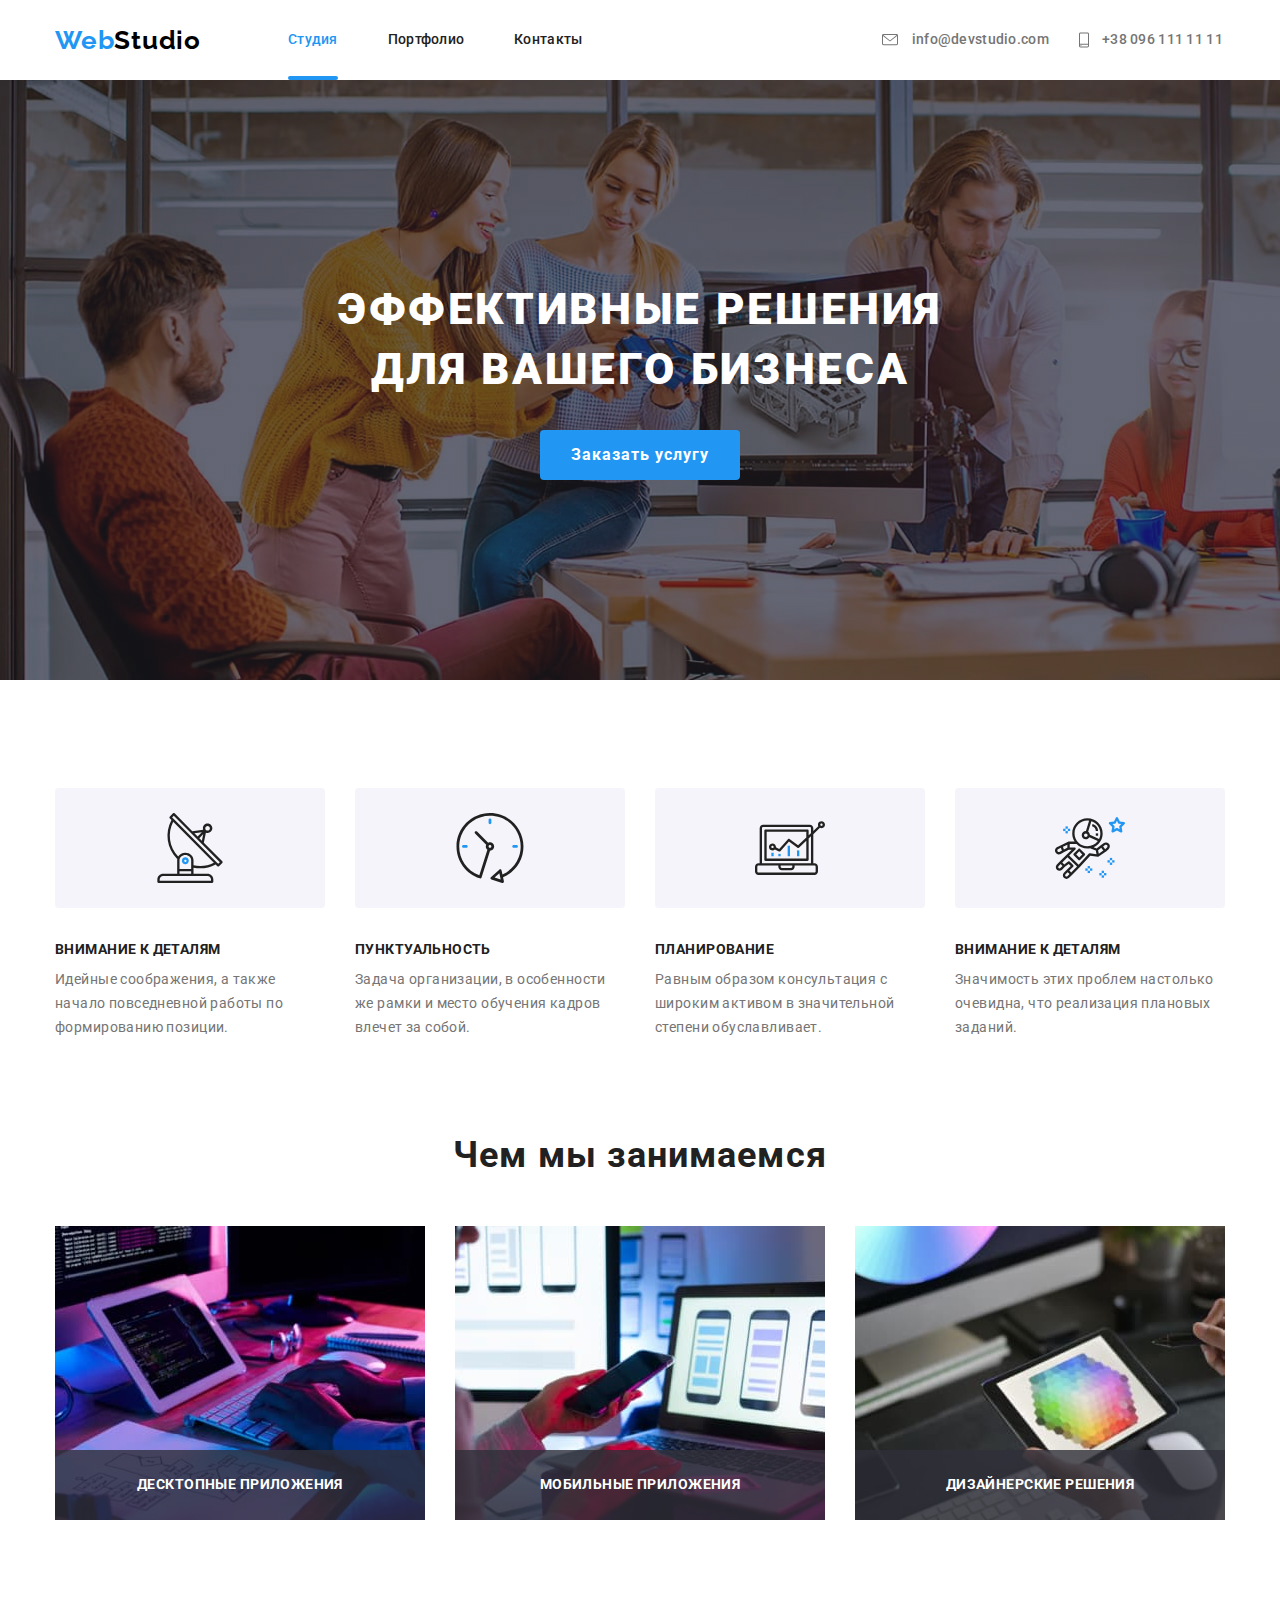
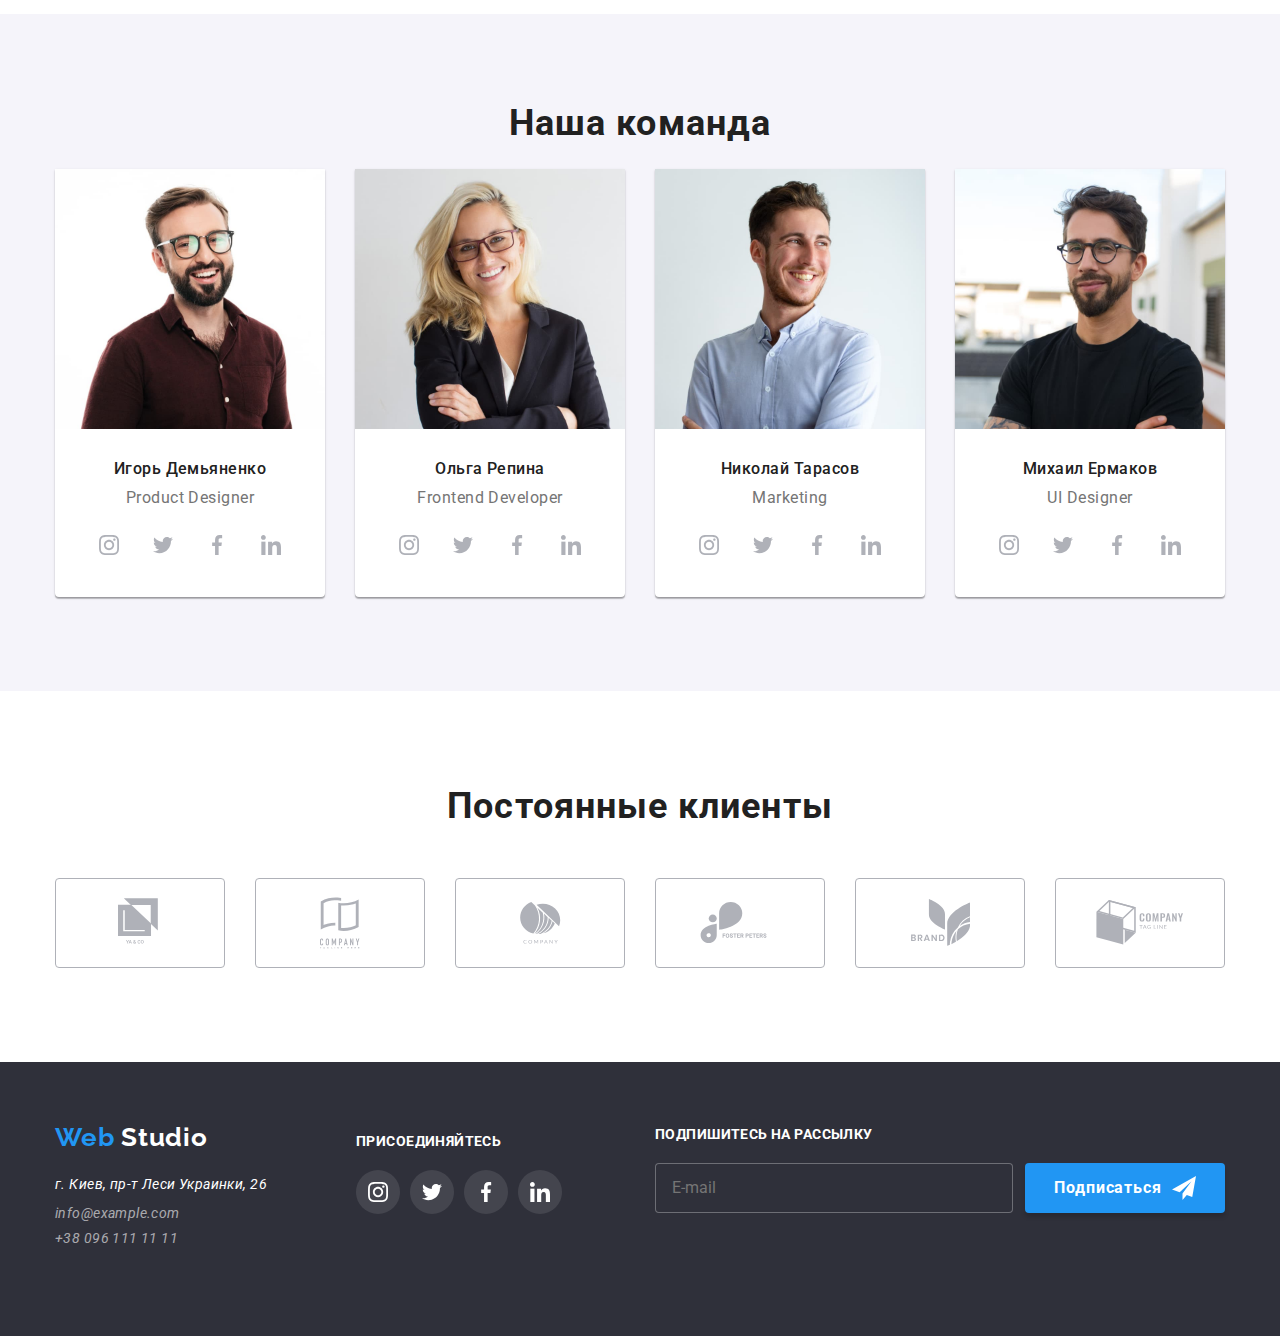
<file: index.html>
<!DOCTYPE html>
<html lang="ru">

<head>

    <link href="https://fonts.googleapis.com/css2?family=Raleway:wght@700&family=Roboto:wght@400;500;700&display=swap"
        rel="stylesheet">
    <link rel="stylesheet" href="./sass/base/normolize.css" />
    <link rel="stylesheet" href="./css/main.min.css" />
    <meta charset="UTF-8">
    <meta name="viewport" content="width=device-width, initial-scale=1.0">
    <title>Dev Studio. Эффективные решения для вашего бизнеса</title>
</head>

<body class="body">
    <!--Шапка сайта-->
    <header class="header">
        <div class="container">
            <nav class="main-nav">
                <a class="logo-text link" lang="en" href="./index.html"> Web<span>Studio</span></a>
                <button type="button" class="mobile-button " data-menu-button aria-expanded="true"
                    aria-controls="main-nav-wrapper">
                    <svg width="24" height="16" aria-label="Переключатель мобильного меню">
                        <use class="menu-icon" href="./images/sprite.svg#menu_icon"></use>
                        <use class="close-icon" href="./images/sprite.svg#close_icon"></use>
                    </svg>
                </button>
                <div class="main-nav-wrapper " data-menu id="main-nav-wrapper">
                    <ul class=" navigation-list list">
                        <li class="navigation-item">
                            <a class="link mobi-size-studio activ-link-color " href="">Студия</a>
                        </li>
                        <li class="navigation-item">
                            <a class="link mobi-size-portfolio mobi-size" href="./portfolio.html">Портфолио</a>
                        </li>
                        <li class="navigation-item">
                            <a class="link mobi-size-contacts" href="#contacts">Контакты</a>
                        </li>
                    </ul>
                    <div class="contacts-block">
                        <div class="element-container">
                            <a class="mail link" href="mailto:info@devstudio.com">
                                <svg class="mail-pic element-pic">
                                    <use href="./images/sprite.svg#mail"></use>
                                </svg>
                                info@devstudio.com
                            </a>
                        </div>
                        <div class="element-container">
                            <a class="phone link" href="tel:+380961111111">
                                <svg class="phone-pic element-pic">
                                    <use href="./images/sprite.svg#phone"></use>
                                </svg>
                                +38 096 111 11 11
                            </a>
                        </div>
                    </div>
                </div>
            </nav>

        </div>
    </header>
    <main>

        <!--Hero секция-->
        <section class="hero">
            <div>
                <h1 class="hero-title">Эффективные решения <br> для вашего бизнеса</h1>
                <button class="hero-modal-btn" type="button" data-modal-open>Заказать услугу</button>
            </div>
        </section>

        <!--Особенности - почему мы-->
        <section class="why-are-we">
            <div class="container">
                <h2 hidden>Почему мы</h2>
                <ul class="list">
                    <li class="why-are-we-list">
                        <h3 class="reason-item first-reason-img">Внимание к деталям</h3>
                        <p class="description">Идейные соображения, а также начало повседневной работы по
                            формированию позиции.</p>
                    </li>
                    <li class="why-are-we-list">
                        <h3 class="reason-item second-reason-img">Пунктуальность</h3>
                        <p class="description">Задача организации, в особенности же рамки и место обучения
                            кадров влечет за собой.</p>
                    </li>
                    <li class="why-are-we-list">
                        <h3 class="reason-item third-reason-img">Планирование</h3>
                        <p class="description">Равным образом консультация с широким активом в значительной
                            степени обуславливает.</p>
                    </li>
                    <li class="why-are-we-list">
                        <h3 class="reason-item forth-reason-img">Внимание к деталям</h3>
                        <p class="description">Значимость этих проблем настолько очевидна, что реализация
                            плановых заданий.</p>
                    </li>
                </ul>
            </div>
        </section>

        <!--Чем мы занимаемся-->
        <section class="what-are-we-do container">
            <h2 class="header">Чем мы занимаемся</h2>
            <ul class=" list ">
                <li class="what-are-we-do-list">
                    <img srcset="./images/what_we_do/desctop.jpg 1x, ./images/what_we_do/desctop@2x.jpg 2x, ./images/what_we_do/desctop@3x.jpg 3x"
                        src="./images/what_we_do/desctop.jpg" alt="Ноутбук" width="370">
                    <p class="item">Десктопные приложения</p>
                </li>
                <li class="what-are-we-do-list">
                    <img srcset="./images/what_we_do/mobile_phone.jpg 1x, ./images/what_we_do/mobile_phone@2x.jpg 2x, ./images/what_we_do/mobile_phone@3x.jpg 3x"
                        src="./images/what_we_do/mobile_phone.jpg" alt="Телефон" width="370">
                    <p class="item">Мобильные приложения</p>
                </li>
                <li class="what-are-we-do-list">
                    <img srcset="./images/what_we_do/tablet.jpg 1x, ./images/what_we_do/tablet@2x.jpg 2x, ./images/what_we_do/tablet@3x.jpg 3x"
                        src="./images/what_we_do/tablet.jpg" alt="Монитор" width="370">
                    <p class="item">Дизайнерские решения</p>
                </li>
            </ul>
        </section>
        <!--Наша команда-->
        <section class="our-team">
            <div class="container">
                <h2 class="header">Наша команда</h2>
                <ul class="list">
                    <li class="our-team-list">
                        <img class="our-team-pic"
                            srcset="./images/team/igor_demjanenko.jpg 1x, ./images/team/igor_demjanenko@2x.jpg 2x, ./images/team/igor_demjanenko@3x.jpg 3x"
                            src="./images/team/igor_demjanenko.jpg" alt="Игорь Демьяненко" width="270" height="260">
                        <h3 class="name">Игорь Демьяненко</h3>
                        <p class="position" lang="en">Product Designer</p>
                        <ul class="social-list list">
                            <li class="social-list-margin" lang="en">
                                <a class="social-list-item" href="" aria-label="instagram" target="_blank">
                                    <svg class="social-items">
                                        <use href="./images/sprite.svg#instagram"></use>
                                    </svg>
                                </a>
                            </li>
                            <li class="social-list-margin" lang="en">
                                <a class="social-list-item" href="" aria-label="twitter" target="_blank">
                                    <svg class="social-items">
                                        <use href="./images/sprite.svg#twitter"></use>
                                    </svg>
                                </a>
                            </li>
                            <li class="social-list-margin" lang="en">
                                <a class="social-list-item" href="" aria-label="facebook" target="_blank">
                                    <svg class="social-items">
                                        <use href="./images/sprite.svg#facebook"></use>
                                    </svg>
                                </a>
                            </li>
                            <li class="social-list-margin" lang="en">
                                <a class="social-list-item" href="" aria-label="linkedIn" target="_blank">
                                    <svg class="social-items">
                                        <use href="./images/sprite.svg#linkedin"></use>
                                    </svg>
                                </a>
                            </li>
                        </ul>
                    </li>
                    <li class="our-team-list">
                        <img class="our-team-pic"
                            srcset="./images/team/olga_repina.jpg 1x, ./images/team/olga_repina@2x.jpg 2x, ./images/team/olga_repina@3x.jpg 3x"
                            src="./images/team/olga_repina.jpg" alt="Ольга Репина" width="270" height="260">
                        <h3 class="name">Ольга Репина</h3>
                        <p class="position" lang="en">Frontend Developer</p>
                        <ul class="social-list list">
                            <li class="social-list-margin" lang="en">
                                <a class="social-list-item" href="" aria-label="inatagram" target="_blank">
                                    <svg class="social-items">
                                        <use href="./images/sprite.svg#instagram"></use>
                                    </svg>
                                </a>
                            </li>
                            <li class="social-list-margin" lang="en">
                                <a class="social-list-item" href="" aria-label="twitter" target="_blank">
                                    <svg class="social-items">
                                        <use href="./images/sprite.svg#twitter"></use>
                                    </svg>
                                </a>
                            </li>
                            <li class="social-list-margin" lang="en">
                                <a class="social-list-item" href="" aria-label="facebook" target="_blank">
                                    <svg class="social-items">
                                        <use href="./images/sprite.svg#facebook"></use>
                                    </svg>
                                </a>
                            </li>
                            <li class="social-list-margin" lang="en">
                                <a class="social-list-item" href="" aria-label="linkedIn" target="_blank">
                                    <svg class="social-items">
                                        <use href="./images/sprite.svg#linkedin"></use>
                                    </svg>
                                </a>
                            </li>
                        </ul>
                    </li>
                    <li class="our-team-list">
                        <img class="our-team-pic"
                            srcset="./images/team/nikolay_tarasov.jpg 1x, ./images/team/nikolay_tarasov@2x.jpg 2x, ./images/team/nikolay_tarasov@3x.jpg 3x"
                            src="./images/team/nikolay_tarasov.jpg" alt="Николай Тарасов" width="270" height="260">
                        <h3 class="name">Николай Тарасов</h3>
                        <p class="position" lang="en">Marketing</p>
                        <ul class="social-list list">
                            <li class="social-list-margin" lang="en">
                                <a class="social-list-item" href="" aria-label="inatagram" target="_blank">
                                    <svg class="social-items">
                                        <use href="./images/sprite.svg#instagram"></use>
                                    </svg>
                                </a>
                            </li>
                            <li class="social-list-margin" lang="en">
                                <a class="social-list-item" href="" aria-label="twitter" target="_blank">
                                    <svg class="social-items">
                                        <use href="./images/sprite.svg#twitter"></use>
                                    </svg>
                                </a>
                            </li>
                            <li class="social-list-margin" lang="en">
                                <a class="social-list-item" href="" aria-label="facebook" target="_blank">
                                    <svg class="social-items">
                                        <use href="./images/sprite.svg#facebook"></use>
                                    </svg>
                                </a>
                            </li>
                            <li class="social-list-margin" lang="en">
                                <a class="social-list-item" href="" aria-label="linkedIn" target="_blank">
                                    <svg class="social-items">
                                        <use href="./images/sprite.svg#linkedin"></use>
                                    </svg>
                                </a>
                            </li>
                        </ul>
                    </li>
                    <li class="our-team-list">
                        <img class="our-team-pic"
                            srcset="./images/team/mihail_ermakov.jpg 1x, ./images/team/mihail_ermakov@2x.jpg 2x, ./images/team/mihail_ermakov@3x.jpg 3x"
                            src="./images/team/mihail_ermakov.jpg" alt="Михаил Ермаков" width="270" height="260">
                        <h3 class="name">Михаил Ермаков</h3>
                        <p class="position" lang="en">UI Designer</p>
                        <ul class="social-list list">
                            <li class="social-list-margin" lang="en">
                                <a class="social-list-item" href="" aria-label="inatagram" target="_blank">
                                    <svg class="social-items">
                                        <use href="./images/sprite.svg#instagram"></use>
                                    </svg>
                                </a>
                            </li>
                            <li class="social-list-margin" lang="en">
                                <a class="social-list-item" href="" aria-label="twitter" target="_blank">
                                    <svg class="social-items">
                                        <use href="./images/sprite.svg#twitter"></use>
                                    </svg>
                                </a>
                            </li>
                            <li class="social-list-margin" lang="en">
                                <a class="social-list-item" href="" aria-label="facebook" target="_blank">
                                    <svg class="social-items">
                                        <use href="./images/sprite.svg#facebook"></use>
                                    </svg>
                                </a>
                            </li>
                            <li class="social-list-margin" lang="en">
                                <a class="social-list-item" href="" aria-label="linkedIn" target="_blank">
                                    <svg class="social-items">
                                        <use href="./images/sprite.svg#linkedin"></use>
                                    </svg>
                                </a>
                            </li>
                        </ul>
                    </li>
                </ul>
            </div>
        </section>

        <!--Постоянные клиенты-->

        <section class="clients">
            <div class="container">
                <h2 class="header">Постоянные клиенты</h2>
                <ul class="list">
                    <li class="clients-list">
                        <a class="clients-link" href="" target="_blank">
                            <svg class="clients-pic" width="44" height="49">
                                <use href="./images/sprite.svg#client-1"></use>
                            </svg>
                        </a>
                    </li>
                    <li class="clients-list">
                        <a class="clients-link" href="" target="_blank">
                            <svg class="clients-pic" width="40" height="52">
                                <use href="./images/sprite.svg#client-2"></use>
                            </svg>
                        </a></li>
                    <li class="clients-list">
                        <a class="clients-link" href="" target="_blank">
                            <svg class="clients-pic" width="41" height="42">
                                <use href="./images/sprite.svg#client-3"></use>
                            </svg>
                        </a></li>
                    <li class="clients-list">
                        <a class="clients-link" href="" target="_blank">
                            <svg class="clients-pic" width="80" height="42">
                                <use href="./images/sprite.svg#client-4"></use>
                            </svg>
                        </a></li>
                    <li class="clients-list">
                        <a class="clients-link" href="" target="_blank">
                            <svg class="clients-pic" width="59" height="47">
                                <use href="./images/sprite.svg#client-5"></use>
                            </svg>
                        </a></li>
                    <li class="clients-list"><a class="clients-link" href="" target="_blank">
                            <svg class="clients-pic" width="88" height="45">
                                <use href="./images/sprite.svg#client-6"></use>
                            </svg>
                        </a></li>
                </ul>
            </div>
        </section>
    </main>

    <footer class="footer">
        <div class="container">
            <section class="contacts">
                <h2 hidden>Контакты</h2>
                <!--Логотип-->
                <a class="logo link" lang="en" href="./index.html">Web <span>Studio</span></a>
                <!--Контакты-->
                <address id="contacts">
                    <p class="adress">г. Киев, пр-т Леси Украинки, 26</p>
                    <a class="contacts-item mail link" href="meilto:info@example.com">info@example.com</a>
                    <a class="contacts-item link" href="tel:+380961111111">+38 096 111 11 11</a>
                </address>
            </section>
            <!--Социальные сети-->
            <section class="join">
                <h2 class="join-header">Присоединяйтесь</h2>
                <ul class="list" lang="en">
                    <li class="join-item">
                        <a class="social-list-item" href="" aria-label="instagram" target="_blank">
                            <svg class="social-items">
                                <use href="./images/sprite.svg#instagram"></use>
                            </svg>
                        </a>
                    <li class="join-item">
                        <a class="social-list-item" href="" aria-label="twitter" target="_blank">
                            <svg class="social-items">
                                <use href="./images/sprite.svg#twitter"></use>
                            </svg>
                        </a>
                    </li>
                    <li class="join-item">
                        <a class="social-list-item" href="" aria-label="facebook" target="_blank">
                            <svg class="social-items">
                                <use href="./images/sprite.svg#facebook"></use>
                            </svg>
                        </a>
                    </li>
                    <li class="join-item">
                        <a class="social-list-item" href="" aria-label="linkedIn" target="_blank">
                            <svg class="social-items">
                                <use href="./images/sprite.svg#linkedin"></use>
                            </svg>
                        </a>
                    </li>
                </ul>
            </section>
            <section class="subscription-block">
                <b class="subscription-block-label">
                    Подпишитесь на рассылку </b>
                <div class="subscription-block-wrapper">
                    <input class="mail-field " type="email" name="email" placeholder="E-mail">
                    <button class="submit-button" type="submit">Подписаться
                        <svg class="submit-pic">
                            <use href="./images/sprite.svg#send-pic"></use>
                        </svg>
                    </button>
                </div>
                </label>
            </section>
        </div>
    </footer>

    <!--Modal-window-->

    <div data-modal class="order-modal-blackdrop is-hidden">
        <div class="order-modal-window">
            <button data-modal-close class="close-icon">
                <svg class="close-icon-pic">
                    <use href=./images/sprite.svg#close-pic></use>
                </svg>
            </button>
            <h2 class="header">Оставьте свои данные, мы вам перезвоним</h2>
            <form>
                <ul class="order-modal-window-list">
                    <li class="order-modal-window-item">
                        <input class="input" type="text" name="name" id="client-name" placeholder=" ">
                        <label class="input-label" for="client-name">Имя</label>
                        <svg class="input-pic">
                            <use href="./images/sprite.svg#person-pic"></use>
                        </svg>
                    </li>
                    <li class="order-modal-window-item">
                        <input class="input" type="text" name="tel" id="client-tel" placeholder=" ">
                        <label class="input-label" for="client-tel">Телефон</label>
                        <svg class="input-pic">
                            <use href="./images/sprite.svg#phone-pic"></use>
                        </svg>
                    </li>
                    <li class="order-modal-window-item">
                        <input class="input" type="text" name="mail" id="client-mail" placeholder=" ">
                        <label class="input-label" for="client-mail">Почта</label>
                        <svg class="input-pic">
                            <use href="./images/sprite.svg#mail-pic"></use>
                        </svg>
                    </li>
                </ul>
                <div class="textarea-wrapper">
                    <textarea class="order-modal-window-item textarea" id="modal-window-textarea" name="textarea"
                        cols=" 30" placeholder=" " rows="10"></textarea>
                    <label for="modal-window-textarea" class="textarea-label">
                        Комментарий
                    </label>
                </div>

                <label class="checkbox-label">
                    <input type="checkbox" class="checkbox" name="checkbox">
                    <!-- <span class="checkbox-icon">
                    </span> -->
                    <span class="checkbox-agreement">Соглашаюсь с рассылкой и принимаю
                        <a class=" link" href="">Условия
                            договора</a></span>
                </label>
                <button class="submit-button">Отправить</button>
            </form>
        </div>
    </div>
    <script src="./js/modal.js"></script>
    <script src="./js/menu.js"></script>

</body>

</html>
</file>
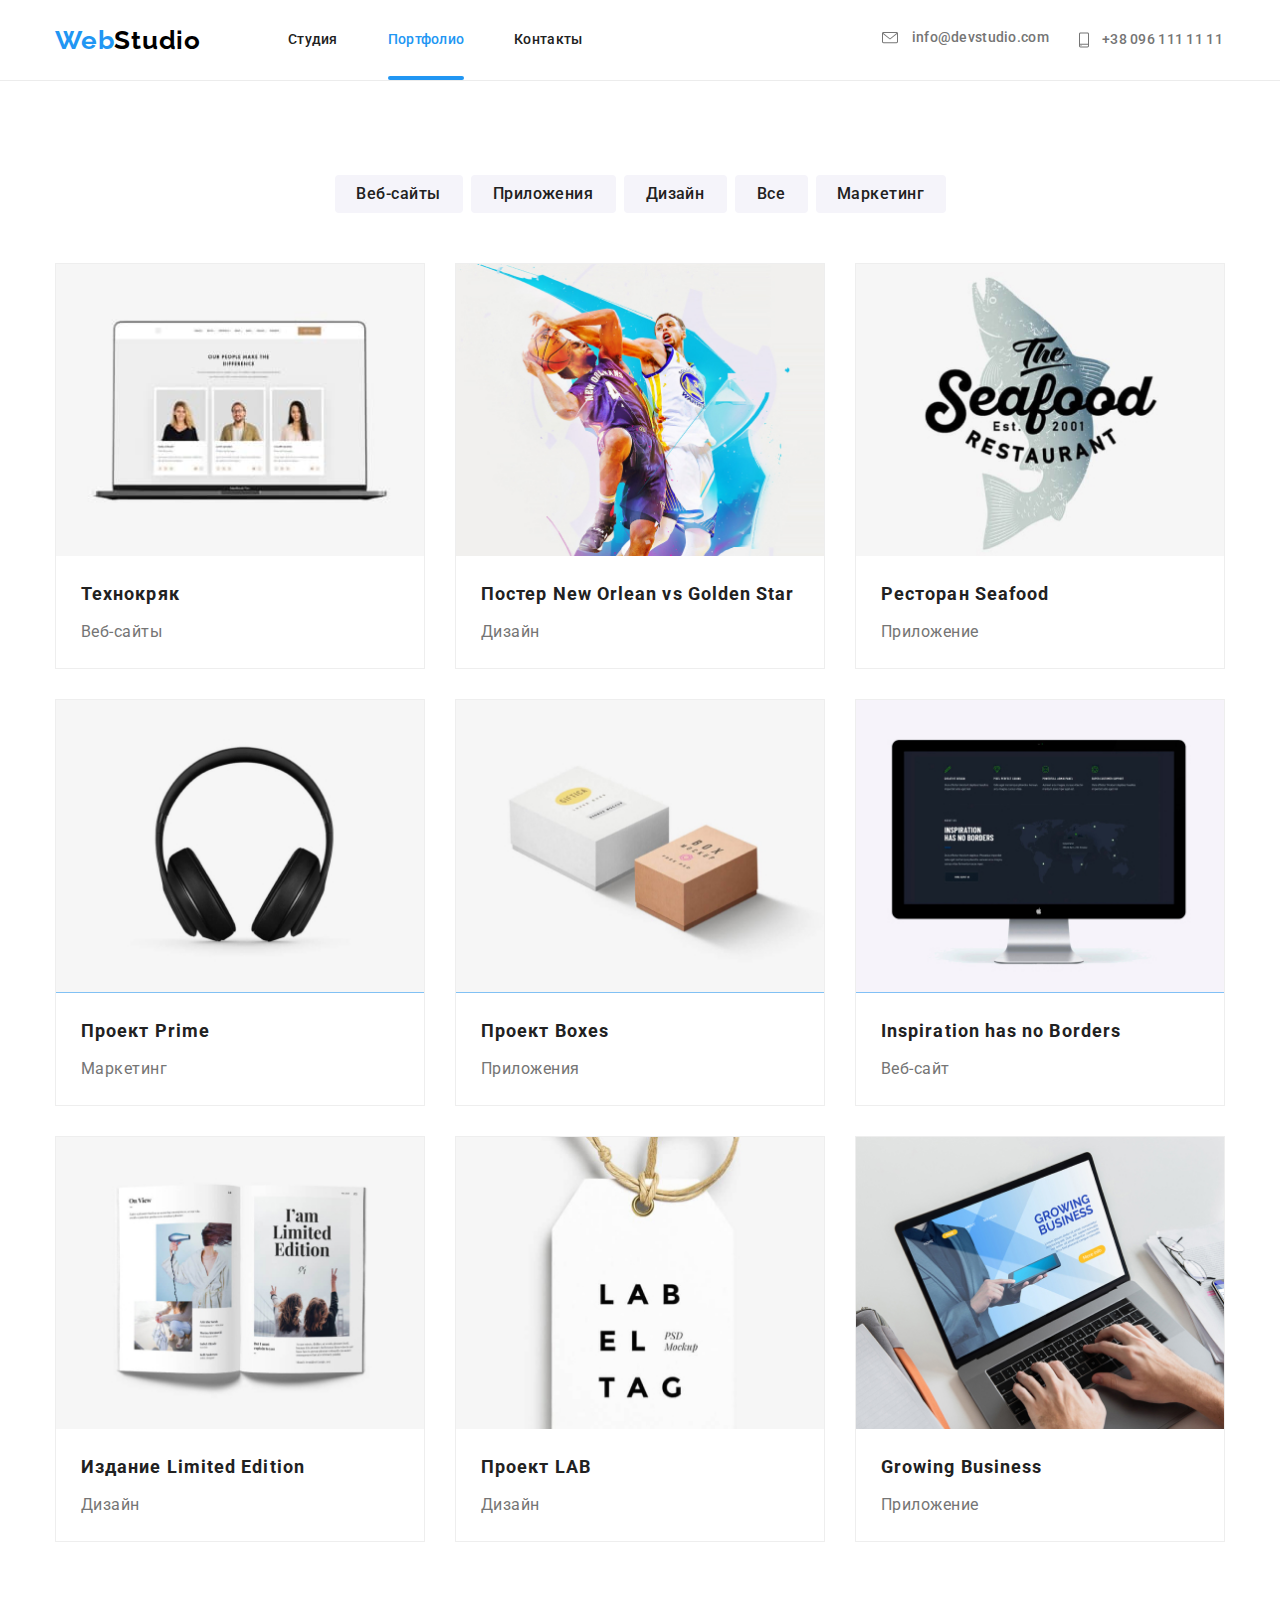
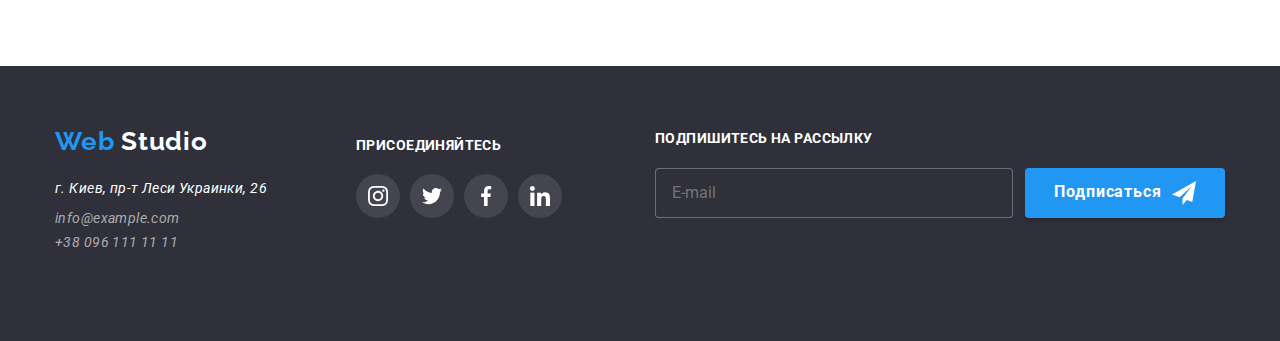
<file: portfolio.html>
<!DOCTYPE html>
<html lang="ru">

<head>
    <link href="https://fonts.googleapis.com/css2?family=Raleway:wght@700&family=Roboto:wght@400;500;700&display=swap"
        rel="stylesheet">
    <link rel="stylesheet" href="./sass/base/normolize.css" />
    <link rel="stylesheet" href="./css/main.min.css" />
    <meta charset="UTF-8">
    <meta name="viewport" content="width=device-width, initial-scale=1.0">
    <title>Dev Studio. Эффективные решения для вашего бизнеса</title>
</head>

<body class="body">
    <!--Шапка сайта-->
    <header class="header border">
        <div class="container ">
            <nav class="main-nav">
                <a class="logo-text link" lang="en" href="./index.html"> Web<span>Studio</span></a>
                <button type="button" class="mobile-button" data-menu-button aria-expanded="false"
                    aria-controls="main-nav-wrapper">
                    <svg width="24" height="16" aria-label="Переключатель мобильного меню">
                        <use class="menu-icon" href="./images/sprite.svg#menu_icon"></use>
                        <use class="close-icon" href="./images/sprite.svg#close_icon"></use>
                    </svg>
                </button>
                <div class="main-nav-wrapper" data-menu id="main-nav-wrapper">
                    <ul class="navigation-list list">
                        <li class="navigation-item">
                            <a class="link mobi-size-studio" href="./index.html">Студия</a>
                        </li>
                        <li class="navigation-item">
                            <a class="link mobi-size-portfolio mobi-size activ-link-color"
                                href="./portfolio.html">Портфолио</a>
                        </li>
                        <li class="navigation-item">
                            <a class="link mobi-size-contacts" href="#contacts">Контакты</a>
                        </li>
                    </ul>
                    <div class="contacts-block">
                        <ul>
                            <li class="element-container">
                                <a class="mail link" href="mailto:info@devstudio.com">
                                    <svg class="mail-pic element-pic">
                                        <use href="./images/sprite.svg#mail"></use>
                                    </svg>
                                    info@devstudio.com
                                </a>
                            </li>
                            <li class="element-container">
                                <a class="phone link" href="tel:+380961111111">
                                    <svg class="phone-pic element-pic">
                                        <use href="./images/sprite.svg#phone"></use>
                                    </svg>
                                    +38 096 111 11 11
                                </a>
                            </li>
                        </ul>
                    </div>
                </div>
            </nav>
        </div>
    </header>

    <main>
        <!--Портфолио -->

        <section class=" portfolio">
            <div class="container">
                <h1 hidden>Портфолио</h1>
                <ul class="filter list">
                    <li class="portfolio-filter-item"><button class="web-sites filter-list  link">Веб-сайты</button>
                    </li>
                    <li class="portfolio-filter-item"><button class="app filter-list link">Приложения</button></li>
                    <li class="portfolio-filter-item"><button class="design filter-list link">Дизайн</button></li>
                    <li class="portfolio-filter-item"><button class="all filter-list  link">Все</button>
                    <li class="portfolio-filter-item"><button class="marketing filter-list link">Маркетинг</button></li>
                </ul>
                <ul class="project  list">
                    <li class="item">
                        <a href="">
                            <div class="project-list-element">
                                <div class="overlay-wrapper">
                                    <img class="img"
                                        srcset="./images/portfolio_page/laptop.jpg 1x, ./images/portfolio_page/laptop@2x.jpg 2x, ./images/portfolio_page/laptop@3x.jpg 3x"
                                        src="./images/portfolio_page/laptop.jpg" alt="overlay">
                                    <p class="project-list-overlay">Технокряк это современная площадка распространения
                                        коронавируса. Компании используют эту
                                        платформу для цифрового
                                        шпионажа и атак на защищённые сервера конкурентов.</p>

                                </div>

                                <div class="project-list-element-item">
                                    <h2 class="name">Технокряк</h2>
                                    <p class="description">Веб-сайты</p>
                                </div>
                            </div>
                        </a>
                    </li>
                    <li class="item">
                        <a href="">
                            <div class="project-list-element">
                                <div class="overlay-wrapper">
                                    <img class="img"
                                        srcset="./images/portfolio_page/design.jpg 1x, ./images/portfolio_page/design@2x.jpg 2x, ./images/portfolio_page/design@3x.jpg 3x"
                                        src="./images/portfolio_page/design.jpg" alt="Игра в баскетбол">
                                    <p class="project-list-overlay">Технокряк это современная площадка распространения
                                        коронавируса. Компании используют эту
                                        платформу для цифрового
                                        шпионажа и атак на защищённые сервера конкурентов.</p>
                                </div>
                                <div class="project-list-element-item">
                                    <h2 class="name">Постер New Orlean vs Golden Star</h2>
                                    <p class=" description">Дизайн</p>
                                </div>
                            </div>
                        </a>
                    </li>
                    <li class="item"><a href=""><a href="">
                                <div class="project-list-element">
                                    <div class="overlay-wrapper">
                                        <img class="img"
                                            srcset="./images/portfolio_page/sea_food_restourant.jpg 1x, ./images/portfolio_page/sea_food_restourant@2x.jpg 2x, ./images/portfolio_page/sea_food_restourant@3x.jpg 3x"
                                            src="./images/portfolio_page/sea_food_restourant.jpg" alt="Ресторан">
                                        <p class="project-list-overlay">Технокряк это современная площадка
                                            распространения
                                            коронавируса. Компании используют эту
                                            платформу для цифрового
                                            шпионажа и атак на защищённые сервера конкурентов.</p>
                                    </div>
                                    <div class="project-list-element-item">
                                        <h2 class="name">Ресторан Seafood</h2>
                                        <p class=" description">Приложение</p>
                                    </div>
                                </div>
                            </a>
                    </li>
                    <li class="item"><a href="">
                            <div class="project-list-element">
                                <div class="overlay-wrapper">
                                    <img class="img"
                                        srcset="./images/portfolio_page/headphones.jpg 1x, ./images/portfolio_page/headphones@2x.jpg 2x, ./images/portfolio_page/headphones@3x.jpg 3x"
                                        src="./images/portfolio_page/headphones.jpg" alt="Наушники">
                                    <p class="project-list-overlay">Технокряк это современная площадка
                                        распространения
                                        коронавируса. Компании используют эту
                                        платформу для цифрового
                                        шпионажа и атак на защищённые сервера конкурентов.</p>
                                </div>
                                <div class="project-list-element-item">
                                    <h2 class="name">Проект Prime</h2>
                                    <p class=" description">Маркетинг</p>
                                </div>
                            </div>
                        </a>
                    </li>
                    <li class="item"><a href="">
                            <div class="project-list-element">
                                <div class="overlay-wrapper">
                                    <img class="img"
                                        srcset="./images/portfolio_page/boxes.jpg 1x, ./images/portfolio_page/boxes@2x.jpg 2x, ./images/portfolio_page/boxes@3x.jpg 3x"
                                        src="./images/portfolio_page/boxes.jpg" alt="Коробки">
                                    <p class="project-list-overlay">Технокряк это современная площадка
                                        распространения
                                        коронавируса. Компании используют эту
                                        платформу для цифрового
                                        шпионажа и атак на защищённые сервера конкурентов.</p>
                                </div>
                                <div class="project-list-element-item">
                                    <h2 class="name">Проект Boxes</h2>
                                    <p class=" description">Приложения</p>
                                </div>
                            </div>
                        </a>
                    </li>
                    <li class="item"><a href="">
                            <div class="project-list-element">
                                <div class="overlay-wrapper">
                                    <img class="img"
                                        srcset="./images/portfolio_page/monitor.jpg 1x, ./images/portfolio_page/monitor@2x.jpg 2x, ./images/portfolio_page/monitor@3x.jpg 3x"
                                        src="./images/portfolio_page/monitor.jpg" alt="Монитор">
                                    <p class="project-list-overlay">Технокряк это современная площадка
                                        распространения
                                        коронавируса. Компании используют эту
                                        платформу для цифрового
                                        шпионажа и атак на защищённые сервера конкурентов.</p>
                                </div>
                                <div class="project-list-element-item">
                                    <h2 class="name">Inspiration has no Borders</h2>
                                    <p class=" description">Веб-сайт</p>
                                </div>
                            </div>
                        </a>
                    </li>
                    <li class="item"> <a href="">
                            <div class="project-list-element">
                                <div class="overlay-wrapper">
                                    <img class="img"
                                        srcset="./images/portfolio_page/magazine.jpg 1x, ./images/portfolio_page/magazine@2x.jpg 2x, ./images/portfolio_page/magazine@3x.jpg 3x"
                                        src="./images/portfolio_page/magazine.jpg" alt="Журнал">
                                    <p class="project-list-overlay">Технокряк это современная площадка
                                        распространения
                                        коронавируса. Компании используют эту
                                        платформу для цифрового
                                        шпионажа и атак на защищённые сервера конкурентов.</p>
                                </div>
                                <div class="project-list-element-item">
                                    <h2 class="name">Издание Limited Edition</h2>
                                    <p class=" description">Дизайн</p>
                                </div>
                            </div>
                        </a>
                    </li>
                    <li class="item"> <a href="">
                            <div class="project-list-element">
                                <div class="overlay-wrapper">
                                    <img class="img"
                                        srcset="./images/portfolio_page/label.jpg 1x, ./images/portfolio_page/label@2x.jpg 2x, ./images/portfolio_page/label@3x.jpg 3x"
                                        src="./images/portfolio_page/label.jpg" alt="Ярлык">
                                    <p class="project-list-overlay">Технокряк это современная площадка
                                        распространения
                                        коронавируса. Компании используют эту
                                        платформу для цифрового
                                        шпионажа и атак на защищённые сервера конкурентов.</p>

                                </div>
                                <div class="project-list-element-item">
                                    <h2 class="name">Проект LAB</h2>
                                    <p class=" description">Дизайн</p>
                                </div>
                            </div>
                        </a>
                    </li>
                    <li class="item"> <a href="">
                            <div class="project-list-element">
                                <div class="overlay-wrapper">
                                    <img class="img"
                                        srcset="./images/portfolio_page/laptop2.jpg 1x, ./images/portfolio_page/laptop2@2x.jpg 2x, ./images/portfolio_page/laptop2@3x.jpg 3x"
                                        src="./images/portfolio_page/laptop2.jpg" alt="Ноутбук">
                                    <p class="project-list-overlay">Технокряк это современная площадка
                                        распространения
                                        коронавируса. Компании используют эту
                                        платформу для цифрового
                                        шпионажа и атак на защищённые сервера конкурентов.</p>
                                </div>
                                <div class="project-list-element-item">
                                    <h2 class="name">Growing Business</h2>
                                    <p class=" description">Приложение</p>
                                </div>
                            </div>
                        </a>
                    </li>
                </ul>
            </div>
        </section>
    </main>

    <footer class="footer">
        <div class="container">
            <section class="contacts">
                <h2 hidden>Контакты</h2>
                <!--Логотип-->
                <a class="logo link" lang="en" href="./index.html">Web <span>Studio</span></a>
                <!--Контакты-->
                <address id="contacts">
                    <p class="adress">г. Киев, пр-т Леси Украинки, 26</p>
                    <a class="contacts-item mail link" href="meilto:info@example.com">info@example.com</a>
                    <a class="contacts-item link" href="tel:+380961111111">+38 096 111 11 11</a>
                </address>
            </section>
            <!--Социальные сети-->
            <section class="join">
                <b class="join-header">Присоединяйтесь</b>
                <ul class="list" lang="en">
                    <li class="join-item">
                        <a class="social-list-item" href="" aria-label="instagram" target="_blank">
                            <svg class="social-items">
                                <use href="./images/sprite.svg#instagram"></use>
                            </svg>
                        </a>
                    <li class="join-item">
                        <a class="social-list-item" href="" aria-label="twitter" target="_blank">
                            <svg class="social-items">
                                <use href="./images/sprite.svg#twitter"></use>
                            </svg>
                        </a>
                    </li>
                    <li class="join-item">
                        <a class="social-list-item" href="" aria-label="facebook" target="_blank">
                            <svg class="social-items">
                                <use href="./images/sprite.svg#facebook"></use>
                            </svg>
                        </a>
                    </li>
                    <li class="join-item">
                        <a class="social-list-item" href="" aria-label="linkedIn" target="_blank">
                            <svg class="social-items">
                                <use href="./images/sprite.svg#linkedin"></use>
                            </svg>
                        </a>
                    </li>
                </ul>
            </section>
            <section class="subscription-block">
                <b class="subscription-block-label">
                    Подпишитесь на рассылку
                </b>
                <div class="subscription-block-wrapper">
                    <input class="mail-field " type="email" name="email" placeholder="E-mail">
                    <button class="submit-button" type="submit">Подписаться
                        <svg class="submit-pic">
                            <use href="./images/sprite.svg#send-pic"></use>
                        </svg>
                    </button>
                </div>

            </section>
        </div>
    </footer>
    <script src="./js/menu.js"></script>
</body>

</html>
</file>
<file: sass/base/normolize.css>
/*! normalize.css v8.0.1 | MIT License | github.com/necolas/normalize.css */

/* Document
   ========================================================================== */

/**
 * 1. Correct the line height in all browsers.
 * 2. Prevent adjustments of font size after orientation changes in iOS.
 */

html {
  line-height: 1.15; /* 1 */
  -webkit-text-size-adjust: 100%; /* 2 */
}

/* Sections
   ========================================================================== */

/**
 * Remove the margin in all browsers.
 */

body {
  margin: 0;
}

/**
 * Render the `main` element consistently in IE.
 */

main {
  display: block;
}

/**
 * Correct the font size and margin on `h1` elements within `section` and
 * `article` contexts in Chrome, Firefox, and Safari.
 */

h1 {
  font-size: 2em;
  margin: 0.67em 0;
}

/* Grouping content
   ========================================================================== */

/**
 * 1. Add the correct box sizing in Firefox.
 * 2. Show the overflow in Edge and IE.
 */

hr {
  box-sizing: content-box; /* 1 */
  height: 0; /* 1 */
  overflow: visible; /* 2 */
}

/**
 * 1. Correct the inheritance and scaling of font size in all browsers.
 * 2. Correct the odd `em` font sizing in all browsers.
 */

pre {
  font-family: monospace, monospace; /* 1 */
  font-size: 1em; /* 2 */
}

/* Text-level semantics
   ========================================================================== */

/**
 * Remove the gray background on active links in IE 10.
 */

a {
  background-color: transparent;
}

/**
 * 1. Remove the bottom border in Chrome 57-
 * 2. Add the correct text decoration in Chrome, Edge, IE, Opera, and Safari.
 */

abbr[title] {
  border-bottom: none; /* 1 */
  text-decoration: underline; /* 2 */
  text-decoration: underline dotted; /* 2 */
}

/**
 * Add the correct font weight in Chrome, Edge, and Safari.
 */

b,
strong {
  font-weight: bolder;
}

/**
 * 1. Correct the inheritance and scaling of font size in all browsers.
 * 2. Correct the odd `em` font sizing in all browsers.
 */

code,
kbd,
samp {
  font-family: monospace, monospace; /* 1 */
  font-size: 1em; /* 2 */
}

/**
 * Add the correct font size in all browsers.
 */

small {
  font-size: 80%;
}

/**
 * Prevent `sub` and `sup` elements from affecting the line height in
 * all browsers.
 */

sub,
sup {
  font-size: 75%;
  line-height: 0;
  position: relative;
  vertical-align: baseline;
}

sub {
  bottom: -0.25em;
}

sup {
  top: -0.5em;
}

/* Embedded content
   ========================================================================== */

/**
 * Remove the border on images inside links in IE 10.
 */

img {
  border-style: none;
}

/* Forms
   ========================================================================== */

/**
 * 1. Change the font styles in all browsers.
 * 2. Remove the margin in Firefox and Safari.
 */

button,
input,
optgroup,
select,
textarea {
  font-family: inherit; /* 1 */
  font-size: 100%; /* 1 */
  line-height: 1.15; /* 1 */
  margin: 0; /* 2 */
}

/**
 * Show the overflow in IE.
 * 1. Show the overflow in Edge.
 */

button,
input { /* 1 */
  overflow: visible;
}

/**
 * Remove the inheritance of text transform in Edge, Firefox, and IE.
 * 1. Remove the inheritance of text transform in Firefox.
 */

button,
select { /* 1 */
  text-transform: none;
}

/**
 * Correct the inability to style clickable types in iOS and Safari.
 */

button,
[type="button"],
[type="reset"],
[type="submit"] {
  -webkit-appearance: button;
}

/**
 * Remove the inner border and padding in Firefox.
 */

button::-moz-focus-inner,
[type="button"]::-moz-focus-inner,
[type="reset"]::-moz-focus-inner,
[type="submit"]::-moz-focus-inner {
  border-style: none;
  padding: 0;
}

/**
 * Restore the focus styles unset by the previous rule.
 */

button:-moz-focusring,
[type="button"]:-moz-focusring,
[type="reset"]:-moz-focusring,
[type="submit"]:-moz-focusring {
  outline: 1px dotted ButtonText;
}

/**
 * Correct the padding in Firefox.
 */

fieldset {
  padding: 0.35em 0.75em 0.625em;
}

/**
 * 1. Correct the text wrapping in Edge and IE.
 * 2. Correct the color inheritance from `fieldset` elements in IE.
 * 3. Remove the padding so developers are not caught out when they zero out
 *    `fieldset` elements in all browsers.
 */

legend {
  box-sizing: border-box; /* 1 */
  color: inherit; /* 2 */
  display: table; /* 1 */
  max-width: 100%; /* 1 */
  padding: 0; /* 3 */
  white-space: normal; /* 1 */
}

/**
 * Add the correct vertical alignment in Chrome, Firefox, and Opera.
 */

progress {
  vertical-align: baseline;
}

/**
 * Remove the default vertical scrollbar in IE 10+.
 */

textarea {
  overflow: auto;
}

/**
 * 1. Add the correct box sizing in IE 10.
 * 2. Remove the padding in IE 10.
 */

[type="checkbox"],
[type="radio"] {
  box-sizing: border-box; /* 1 */
  padding: 0; /* 2 */
}

/**
 * Correct the cursor style of increment and decrement buttons in Chrome.
 */

[type="number"]::-webkit-inner-spin-button,
[type="number"]::-webkit-outer-spin-button {
  height: auto;
}

/**
 * 1. Correct the odd appearance in Chrome and Safari.
 * 2. Correct the outline style in Safari.
 */

[type="search"] {
  -webkit-appearance: textfield; /* 1 */
  outline-offset: -2px; /* 2 */
}

/**
 * Remove the inner padding in Chrome and Safari on macOS.
 */

[type="search"]::-webkit-search-decoration {
  -webkit-appearance: none;
}

/**
 * 1. Correct the inability to style clickable types in iOS and Safari.
 * 2. Change font properties to `inherit` in Safari.
 */

::-webkit-file-upload-button {
  -webkit-appearance: button; /* 1 */
  font: inherit; /* 2 */
}

/* Interactive
   ========================================================================== */

/*
 * Add the correct display in Edge, IE 10+, and Firefox.
 */

details {
  display: block;
}

/*
 * Add the correct display in all browsers.
 */

summary {
  display: list-item;
}

/* Misc
   ========================================================================== */

/**
 * Add the correct display in IE 10+.
 */

template {
  display: none;
}

/**
 * Add the correct display in IE 10.
 */

[hidden] {
  display: none;
}
</file>
<file: css/main.min.css>
html {
  -webkit-box-sizing: border-box;
  box-sizing: border-box;
}
*::before,
*::after {
  -webkit-box-sizing: inherit;
  box-sizing: inherit;
  margin: 0;
  padding: 0;
}

a {
  text-decoration: none;
}
img {
  margin: 0;
  display: block;
  width: 100%;
  height: auto;
}
ul {
  margin: 0;
  padding: 0;
}
@media screen and (min-width: 768px) {
  ul {
    display: -webkit-box;
    display: -ms-flexbox;
    display: flex;
  }
}
p {
  margin: 0;
}
h1,
h2 {
  margin: 0;
  text-decoration: none;
}

.body {
  font-family: "Roboto", sans-serif;
  background: white;
}
.container {
  -webkit-box-sizing: border-box;
  box-sizing: border-box;
  width: 100%;
  margin: auto;
}
@media screen and (min-width: 480px) {
  .container {
    width: 480px;
  }
}
@media screen and (min-width: 768px) {
  .container {
    width: 768px;
    padding-right: 15px;
    padding-left: 15px;
  }
}
@media screen and (min-width: 1200px) {
  .container {
    width: 1200px;
  }
}
.link {
  display: block;
  text-decoration: none;
  cursor: pointer;
}
.header {
  position: relative;
}
@media screen and (min-width: 768px) {
  .header .container {
    display: -webkit-box;
    display: -ms-flexbox;
    display: flex;
    -webkit-box-pack: justify;
    -ms-flex-pack: justify;
    justify-content: space-between;
    -webkit-box-align: center;
    -ms-flex-align: center;
    align-items: center;
  }
}
.border {
  border-bottom: 1px solid #ececec;
}
.list {
  list-style: none;
}
button {
  cursor: pointer;
}
.logo-text {
  width: 134px;
  font-family: "Raleway", sans-serif;
  font-weight: bold;
  font-size: 24px;
  line-height: 1.19;
  letter-spacing: 0.03em;
  color: #2196f3;
}
@media screen and (min-width: 768px) {
  .logo-text {
    display: -webkit-box;
    display: -ms-flexbox;
    display: flex;
    -webkit-box-align: center;
    -ms-flex-align: center;
    align-items: center;
    margin-right: 88px;
  }
}
@media screen and (min-width: 1200px) {
  .logo-text {
    width: 145px;
    font-size: 26px;
    line-height: 1.17;
  }
}
.logo-text > span {
  color: #000000;
}
.main-nav {
  display: -webkit-box;
  display: -ms-flexbox;
  display: flex;
  -webkit-box-pack: justify;
  -ms-flex-pack: justify;
  justify-content: space-between;
}
@media screen and (max-width: 767px) {
  .main-nav {
    -webkit-box-align: center;
    -ms-flex-align: center;
    align-items: center;
    padding-top: 16px;
    padding-bottom: 16px;
    padding-left: 15px;
    padding-right: 10px;
  }
}
@media screen and (max-width: 767px) {
  .main-nav-wrapper {
    z-index: 100;
    position: absolute;
    top: 100%;
    left: 0;
    width: 100%;
    display: none;
    background-color: white;
    -webkit-box-shadow: 0px 4px 8px rgba(0, 0, 0, 0.04),
      0px 2px 4px rgba(0, 0, 0, 0.08), 0px 1px 3px rgba(0, 0, 0, 0.16);
    box-shadow: 0px 4px 8px rgba(0, 0, 0, 0.04), 0px 2px 4px rgba(0, 0, 0, 0.08),
      0px 1px 3px rgba(0, 0, 0, 0.16);
  }
  .main-nav-wrapper.is-open {
    display: block;
  }
}
@media screen and (min-width: 768px) {
  .main-nav-wrapper {
    display: -webkit-box;
    display: -ms-flexbox;
    display: flex;
  }
}
@media screen and (max-width: 767px) {
  .navigation-list {
    text-align: center;
    padding-top: 60px;
    padding-bottom: 60px;
  }
}
@media screen and (min-width: 768px) {
  .navigation-list {
    margin-right: 82px;
  }
}
@media screen and (min-width: 1200px) {
  .navigation-list {
    margin-right: 300px;
  }
}
.navigation-list .activ-link-color::after {
  position: absolute;
  right: 0;
  bottom: 0;
  content: "";
  display: inline-block;
  width: 100%;
  height: 4px;
  background-color: #2196f3;
  border-radius: 2px;
}
@media screen and (max-width: 767px) {
  .navigation-item:not(:last-child) {
    margin-bottom: 40px;
  }
  .navigation-item .mobi-size-studio {
    width: 66px;
    height: 33px;
  }
  .navigation-item .mobi-size-portfolio {
    width: 99px;
    height: 33px;
  }
  .navigation-item .mobi-size-contacts {
    width: 87px;
    height: 33px;
  }
}
@media screen and (min-width: 768px) {
  .navigation-item:not(:last-child) {
    margin-right: 50px;
  }
}
.navigation-item .link {
  -webkit-transition: color 250ms linear;
  transition: color 250ms linear;
  font-weight: 500;
  font-size: 18px;
  line-height: 1.14;
  letter-spacing: 0.02em;
  color: #212121;
}
@media screen and (max-width: 767px) {
  .navigation-item .link {
    margin: auto;
  }
}
@media screen and (min-width: 768px) {
  .navigation-item .link {
    font-size: 14px;
    padding-top: 32px;
    padding-bottom: 32px;
  }
}
.navigation-item .activ-link-color {
  position: relative;
  color: #2196f3;
}
.navigation-list .link:hover,
.navigation-list .link:focus {
  color: #2196f3;
}
.mobile-button {
  padding: 0;
  margin: 0;
  background-color: white;
  border: none;
}
@media screen and (min-width: 768px) {
  .mobile-button {
    display: none;
  }
}
.mobile-button .close-icon {
  display: none;
}
.mobile-button.is-open .close-icon {
  display: block;
}
.mobile-button.is-open .menu-icon {
  display: none;
}
@media screen and (max-width: 767px) {
  .contacts-block {
    text-align: center;
    padding-bottom: 49px;
  }
}
@media screen and (min-width: 768px) {
  .contacts-block {
    -webkit-box-align: center;
    -ms-flex-align: center;
    align-items: center;
    padding: 21px 0;
  }
}
@media screen and (min-width: 1200px) {
  .contacts-block {
    padding: 0;
    display: -webkit-box;
    display: -ms-flexbox;
    display: flex;
    -webkit-box-pack: justify;
    -ms-flex-pack: justify;
    justify-content: space-between;
  }
}
.contacts-block .element-pic {
  vertical-align: middle;
  margin-right: 10px;
  fill: #757575;
}
@media screen and (min-width: 768px) {
  .contacts-block .element-pic {
    margin-right: 8px;
  }
}
@media screen and (min-width: 1200px) {
  .contacts-block .element-pic {
    padding: 20px 0px;
    margin-right: 10px;
  }
}
.contacts-block .element-container {
  display: -webkit-box;
  display: -ms-flexbox;
  display: flex;
  -webkit-box-pack: center;
  -ms-flex-pack: center;
  justify-content: center;
}
.contacts-block .element-container:hover .element-pic {
  fill: #2196f3;
  cursor: pointer;
}

@media screen and (max-width: 1199px) {
  .contacts-block ul {
    display: block;
  }
}

.contacts-block .mail {
  margin-bottom: 10px;
  font-weight: 500;
  font-size: 18px;
  line-height: 1.16;
  letter-spacing: 0.02em;
  color: #757575;
  -webkit-transition: color 250ms linear;
  transition: color 250ms linear;
}
@media screen and (min-width: 768px) {
  .contacts-block .mail {
    font-size: 12px;
  }
}
@media screen and (min-width: 1200px) {
  .contacts-block .mail {
    margin-bottom: 0;
    margin-right: 30px;
    font-size: 14px;
    line-height: 1.14;
  }
}
.contacts-block .mail-pic {
  -webkit-transition: fill 250ms linear;
  transition: fill 250ms linear;
  width: 16px;
  height: 12px;
}
@media screen and (min-width: 768px) {
  .contacts-block .mail-pic {
    width: 14px;
    height: 10px;
  }
}
@media screen and (min-width: 1200px) {
  .contacts-block .mail-pic {
    width: 16px;
    height: 12px;
  }
}
.contacts-block .mail:hover,
.contacts-block .mail:focus {
  color: #2196f3;
  fill: #2196f3;
}
.contacts-block .phone {
  -webkit-box-align: end;
  -ms-flex-align: end;
  align-items: flex-end;
  font-weight: 500;
  font-size: 18px;
  line-height: 1.14;
  letter-spacing: 0.02em;
  color: #757575;
  -webkit-transition: color 250ms linear;
  transition: color 250ms linear;
}
@media screen and (min-width: 768px) {
  .contacts-block .phone {
    font-size: 12px;
  }
}
@media screen and (min-width: 1200px) {
  .contacts-block .phone {
    font-size: 14px;
    line-height: 1.14;
  }
}
.contacts-block .phone-pic {
  -webkit-transition: fill 250ms linear;
  transition: fill 250ms linear;
  width: 10px;
  height: 15px;
}
@media screen and (min-width: 1200px) {
  .contacts-block .phone-pic {
    width: 10px;
    height: 16px;
  }
}
.contacts-block .phone:hover,
.contacts-block .phone:focus {
  color: #2196f3;
  -webkit-transition: color 250ms linear;
  transition: color 250ms linear;
}
.hero {
  display: -webkit-box;
  display: -ms-flexbox;
  display: flex;
  -webkit-box-align: center;
  -ms-flex-align: center;
  align-items: center;
  -webkit-box-pack: center;
  -ms-flex-pack: center;
  justify-content: center;
  margin: auto;
  max-width: 480px;
  height: 400px;
  text-align: center;
  background-image: -webkit-gradient(
      linear,
      left top,
      left bottom,
      from(rgba(47, 48, 58, 0.4))
    ),
    url("../images/header/hero-mobile.jpg");
  background-image: linear-gradient(rgba(47, 48, 58, 0.4)),
    url("../images/header/hero-mobile.jpg");
  background-size: 480px 400px;
  background-repeat: no-repeat;
}
@media screen and (min-device-pixel-ratio: 2),
  screen and (-webkit-min-device-pixel-ratio: 2),
  screen and (min-resolution: 192dpi),
  screen and (min-resolution: 2dppx) {
  .hero {
    background-image: url(../images/header/hero_mobile@2x.jpg);
  }
}
@media screen and (min-device-pixel-ratio: 3),
  screen and (-webkit-min-device-pixel-ratio: 3),
  screen and (min-resolution: 288dpi),
  screen and (min-resolution: 3dppx) {
  .hero {
    background-image: url(../images/header/hero_mobile@3x.jpg);
  }
}
@media screen and (min-width: 768px) {
  .hero {
    max-width: 768px;
    height: 400px;
    background-image: -webkit-gradient(
        linear,
        left top,
        left bottom,
        from(rgba(47, 48, 58, 0.4))
      ),
      url(../images/header/hero_tablet.jpg);
    background-image: linear-gradient(rgba(47, 48, 58, 0.4)),
      url(../images/header/hero_tablet.jpg);
    background-size: 768px 400px;
  }
}
@media screen and (min-width: 768px) and (min-device-pixel-ratio: 2),
  screen and (min-width: 768px) and (-webkit-min-device-pixel-ratio: 2),
  screen and (min-width: 768px) and (min-resolution: 192dpi),
  screen and (min-width: 768px) and (min-resolution: 2dppx) {
  .hero {
    background-image: url(../images/header/hero_tablet@2x.jpg);
  }
}
@media screen and (min-width: 768px) and (min-device-pixel-ratio: 3),
  screen and (min-width: 768px) and (-webkit-min-device-pixel-ratio: 3),
  screen and (min-width: 768px) and (min-resolution: 288dpi),
  screen and (min-width: 768px) and (min-resolution: 3dppx) {
  .hero {
    background-image: url("../images/header/hero_tablet@3x.jpg");
  }
}
@media screen and (min-width: 1200px) {
  .hero {
    max-width: 1600px;
    height: 600px;
    background-image: -webkit-gradient(
        linear,
        left top,
        left bottom,
        from(rgba(47, 48, 58, 0.4))
      ),
      url(../images/header/hero_desktop.jpg);
    background-image: linear-gradient(rgba(47, 48, 58, 0.4)),
      url(../images/header/hero_desktop.jpg);
    background-size: 1600px 600px;
    background-repeat: no-repeat;
  }
}
@media screen and (min-width: 1200px) and (min-device-pixel-ratio: 2),
  screen and (min-width: 1200px) and (-webkit-min-device-pixel-ratio: 2),
  screen and (min-width: 1200px) and (min-resolution: 192dpi),
  screen and (min-width: 1200px) and (min-resolution: 2dppx) {
  .hero {
    background-image: url(../images/header/hero_desktop@2x.jpg);
  }
}
@media screen and (min-width: 1200px) and (min-device-pixel-ratio: 3),
  screen and (min-width: 1200px) and (-webkit-min-device-pixel-ratio: 3),
  screen and (min-width: 1200px) and (min-resolution: 288dpi),
  screen and (min-width: 1200px) and (min-resolution: 3dppx) {
  .hero {
    background-image: url(../images/header/hero_desktop@3x.jpg);
  }
}
.hero-title {
  margin-bottom: 30px;
  font-weight: 900;
  font-size: 26px;
  line-height: 1.36;
  text-align: center;
  letter-spacing: 0.06em;
  text-transform: uppercase;
  color: white;
}
@media screen and (min-width: 1200px) {
  .hero-title {
    font-size: 44px;
    max-width: 1600px;
  }
}
.hero-modal-btn {
  width: 200px;
  height: 50px;
  padding: 0;
  font-weight: bold;
  font-size: 16px;
  line-height: 1.88;
  letter-spacing: 0.06em;
  background-color: #2196f3;
  color: white;
  border-radius: 4px;
  border: none;
}
.why-are-we {
  padding: 60px 0;
  -ms-flex-wrap: wrap;
  flex-wrap: wrap;
}
@media screen and (min-width: 1200px) {
  .why-are-we {
    padding: 94px 0;
  }
}
@media screen and (min-width: 768px) {
  .why-are-we-list {
    width: 354px;
  }

  .why-are-we-list:not(:last-child) {
    margin-right: 30px;
  }
}
@media screen and (min-width: 1200px) {
  .why-are-we-list {
    -ms-flex-wrap: nowrap;
    flex-wrap: nowrap;
    width: 270px;
  }
}
.why-are-we-list .description {
  font-size: 14px;
  line-height: 1.71;
  letter-spacing: 0.03em;
  color: #757575;
}
.why-are-we .reason-item {
  margin-bottom: 10px;
  font-weight: bold;
  font-size: 14px;
  line-height: 1.14;
  letter-spacing: 0.03em;
  text-transform: uppercase;
  color: #212121;
}
@media screen and (max-width: 767px) {
  .why-are-we .reason-item {
    text-align: center;
  }
}
.why-are-we .reason-item::before {
  content: "";
  display: inline-block;
  margin-bottom: 30px;
  width: 100%;
  height: 120px;
  background: #f5f4fa;
  border-radius: 4px;
  background-repeat: no-repeat;
  background-position: center;
  background-size: 70px 70px;
}
.why-are-we .first-reason-img::before {
  background-image: url(../images/why_we/satellite.svg);
}
.why-are-we .second-reason-img::before {
  background-image: url(../images/why_we/clock1.svg);
}
.why-are-we .third-reason-img::before {
  background-image: url(../images/why_we/diagram1.svg);
}
.why-are-we .forth-reason-img::before {
  background-image: url(../images/why_we/astronaut1.svg);
}
.what-are-we-do {
  padding-bottom: 94px;
  font-weight: bold;
  font-size: 14px;
  line-height: 1.14;
  text-align: center;
  letter-spacing: 0.03em;
  text-transform: uppercase;
  color: white;
}
@media screen and (max-width: 1199px) {
  .what-are-we-do {
    display: none;
  }
}
.what-are-we-do .header {
  margin-bottom: 50px;
  font-size: 36px;
  line-height: 1.17;
  text-align: center;
  text-transform: none;
  letter-spacing: 0.03em;
  color: #212121;
  border: none;
}
.what-are-we-do .item {
  position: absolute;
  bottom: 0px;
  width: 100%;
  padding-top: 27px;
  padding-bottom: 27px;
  background-color: rgba(47, 48, 58, 0.8);
}
.what-are-we-do-list {
  position: relative;
  width: 370px;
}
.what-are-we-do-list:not(:last-child) {
  margin-right: 30px;
}
.our-team {
  padding-top: 60px;
  padding-bottom: 60px;
  background-color: #f5f4fa;
}
@media screen and (min-width: 1200px) {
  .our-team {
    padding-top: 94px;
    padding-bottom: 94px;
  }
}
@media screen and (max-width: 1199px) {
  .our-team .list {
    -ms-flex-wrap: wrap;
    flex-wrap: wrap;
  }
}
.our-team .header {
  margin-bottom: 30px;
  font-size: 28px;
  line-height: 0.88;
  text-align: center;
  letter-spacing: 0.03em;
  color: #212121;
  border: none;
}
@media screen and (min-width: 1200px) {
  .our-team .header {
    font-size: 36px;
    margin-bottom: 30px;
  }
}
.our-team-list {
  padding-bottom: 24px;
  box-shadow: 0px 1px 3px rgba(0, 0, 0, 0.12), 0px 1px 1px rgba(0, 0, 0, 0.14),
    0px 2px 1px rgba(0, 0, 0, 0.2);
  border-radius: 0px 0px 4px 4px;
  background-color: white;
}
.our-team-list:not(:last-child) {
  margin-bottom: 30px;
}
@media screen and (min-width: 768px) {
  .our-team-list {
    width: calc((100% - 30px) / 2);
  }
  .our-team-list:nth-last-child(-n + 2) {
    margin-bottom: 0;
  }
  .our-team-list:nth-child(2n + 1) {
    margin-right: 30px;
  }
}
@media screen and (min-width: 1200px) {
  .our-team-list {
    padding-bottom: 30px;
  }
  .our-team-list:not(:last-child) {
    margin-bottom: 0;
    margin-right: 30px;
  }
}
.our-team-pic {
  margin-bottom: 30px;
}
.our-team .name {
  margin-bottom: 10px;
  font-weight: 500;
  font-size: 16px;
  line-height: 1.19;
  text-align: center;
  letter-spacing: 0.03em;
  color: #212121;
}
.our-team .position {
  margin-bottom: 16px;
  font-size: 16px;
  line-height: 19px;
  text-align: center;
  letter-spacing: 0.03em;
  color: #757575;
}
.social-list {
  display: -webkit-box;
  display: -ms-flexbox;
  display: flex;
  -webkit-box-pack: center;
  -ms-flex-pack: center;
  justify-content: center;
}
.social-list-margin:not(:last-child) {
  margin-right: 10px;
}
.social-list-item {
  display: -webkit-box;
  display: -ms-flexbox;
  display: flex;
  -webkit-box-align: center;
  -ms-flex-align: center;
  align-items: center;
  -webkit-box-pack: center;
  -ms-flex-pack: center;
  justify-content: center;
  width: 44px;
  height: 44px;
  border-radius: 50%;
  -webkit-transition: background-color 250ms linear;
  transition: background-color 250ms linear;
}
.social-list-item .social-items {
  fill: #afb1b8;
  width: 20px;
  height: 20px;
  -webkit-transition: fill 250ms linear;
  transition: fill 250ms linear;
}
.social-list-item:hover {
  background-color: #2196f3;
}
.social-list-item:hover .social-items {
  fill: white;
}
.social-items:hover {
  --color3: white;
}
.clients {
  padding-top: 60px;
  padding-bottom: 60px;
}
@media screen and (min-width: 1200px) {
  .clients {
    padding-top: 94px;
    padding-bottom: 94px;
  }
}
.clients .header {
  margin-bottom: 30px;
  font-size: 28px;
  line-height: 0.88;
  text-align: center;
  letter-spacing: 0.03em;
  color: #212121;
  border: none;
}
@media screen and (min-width: 1200px) {
  .clients .header {
    margin-bottom: 50px;
    font-size: 36px;
    line-height: 1.17;
  }
}
.clients .list {
  display: -webkit-box;
  display: -ms-flexbox;
  display: flex;
  -ms-flex-wrap: wrap;
  flex-wrap: wrap;
  -webkit-box-pack: center;
  -ms-flex-pack: center;
  justify-content: center;
}
.clients-list {
  display: -webkit-box;
  display: -ms-flexbox;
  display: flex;
  -webkit-box-align: center;
  -ms-flex-align: center;
  align-items: center;
  -webkit-box-pack: center;
  -ms-flex-pack: center;
  justify-content: center;
  height: 90px;
  margin-bottom: 30px;
}
.clients-list:nth-last-child(-n + 2) {
  margin-bottom: 0px;
}
.clients-list:nth-child(2n + 1) {
  margin-right: 30px;
}
@media screen and (min-width: 768px) {
  .clients-list {
    margin-right: 30px;
  }
  .clients-list:nth-child(3n) {
    margin-right: 0;
  }
  .clients-list:nth-last-child(-n + 3) {
    margin-bottom: 0px;
  }
}
@media screen and (min-width: 1200px) {
  .clients-list {
    margin-bottom: 0;
  }
  .clients-list:not(:last-child) {
    margin-right: 30px;
  }
}
.clients-link {
  display: -webkit-box;
  display: -ms-flexbox;
  display: flex;
  -webkit-box-align: center;
  -ms-flex-align: center;
  align-items: center;
  -webkit-box-pack: center;
  -ms-flex-pack: center;
  justify-content: center;
  width: 210px;
  height: 90px;
  -webkit-box-sizing: border-box;
  box-sizing: border-box;
  border: 1px solid #afb1b8;
  border-radius: 4px;
  -webkit-transition: border 250ms linear;
  transition: border 250ms linear;
}
@media screen and (min-width: 768px) {
  .clients-link {
    width: 226px;
  }
}
@media screen and (min-width: 1200px) {
  .clients-link {
    width: 170px;
  }
}
.clients-link:hover {
  border-color: #2196f3;
}
.clients-pic {
  fill: #afb1b8;
  -webkit-transition: fill 250ms linear;
  transition: fill 250ms linear;
}
.clients .clients-link:hover .clients-pic {
  fill: #2196f3;
}
.footer {
  background-color: #2f303a;
}
@media screen and (min-width: 768px) and (max-width: 1199px) {
  .footer .container {
    display: -webkit-box;
    display: -ms-flexbox;
    display: flex;
    -ms-flex-wrap: wrap;
    flex-wrap: wrap;
    -webkit-box-pack: center;
    -ms-flex-pack: center;
    justify-content: center;
  }
}
@media screen and (min-width: 1200px) {
  .footer .container {
    display: -webkit-box;
    display: -ms-flexbox;
    display: flex;
    -webkit-box-pack: center;
    -ms-flex-pack: center;
    justify-content: center;
  }
}
@media screen and (max-width: 1199px) {
  .footer {
    -ms-flex-wrap: wrap;
    flex-wrap: wrap;
    text-align: center;
  }
  .footer .container {
    padding-top: 60px;
    padding-bottom: 60px;
  }
}
.footer .logo {
  margin-bottom: 20px;
  font-family: "Raleway", sans-serif;
  font-weight: bold;
  font-size: 24px;
  line-height: 1.17;
  letter-spacing: 0.03em;
  color: #2196f3;
}
@media screen and (min-width: 1200px) {
  .footer .logo {
    font-size: 26px;
    line-height: 1.19;
  }
}
.footer .logo > span {
  color: white;
}
.footer .adress {
  margin-bottom: 8px;
  font-size: 14px;
  line-height: 1.71;
  letter-spacing: 0.03em;
  color: white;
}
@media screen and (min-width: 768px) {
  .footer .adress {
    margin-bottom: 9px;
  }
}
.footer .contacts {
  margin-bottom: 60px;
}
@media screen and (min-width: 768px) {
  .footer .contacts {
    margin-right: 165px;
  }
}
@media screen and (min-width: 1200px) {
  .footer .contacts {
    width: 370px;
    margin-right: 70px;
    margin-bottom: 0;
    padding: 60px 0;
  }
}
.footer .contacts-item {
  font-size: 14px;
  line-height: 1.17;
  letter-spacing: 0.03em;
  color: rgba(255, 255, 255, 0.6);
  -webkit-transition: color 250ms linear;
  transition: color 250ms linear;
}
.footer .contacts-item:hover,
.footer .contacts-item:focus {
  color: #2196f3;
}
.footer .contacts .mail {
  margin-bottom: 8px;
}
/* @media screen and (min-width: 768px) {
  .footer .contacts .mail {
    padding-bottom: 9px;
  }
} */

@media screen and (max-width: 767px) {
  .join .list {
    display: -webkit-box;
    display: -ms-flexbox;
    display: flex;
    -webkit-box-pack: center;
    -ms-flex-pack: center;
    justify-content: center;
    margin-bottom: 60px;
  }
}
@media screen and (min-width: 1200px) {
  .join {
    padding: 72px 0 100px 0;
    margin-right: 93px;
  }
}
.join-header {
  display: block;
  margin-bottom: 20px;
  font-weight: bold;
  font-size: 14px;
  line-height: 1.14;
  letter-spacing: 0.03em;
  text-transform: uppercase;
  color: white;
}
.join-item:not(:last-child) {
  margin-right: 10px;
}
.join-item .social-list-item {
  background-color: rgba(255, 255, 255, 0.1);
  border-radius: 50%;
}
.join-item .social-list-item:hover {
  background-color: #2196f3;
}
.join-item .social-items {
  fill: white;
}
@media screen and (min-width: 768px) {
  .subscription-block {
    width: 450px;
  }
}
@media screen and (min-width: 1200px) {
  .subscription-block {
    width: 570px;
    padding: 63px 0 103px 0;
  }
}
.subscription-block-label {
  margin-bottom: 20px;
  font-weight: bold;
  font-size: 14px;
  line-height: 1.14;
  letter-spacing: 0.03em;
  text-transform: uppercase;
  color: white;
}
@media screen and (min-width: 1200px) {
  .subscription-block-wrapper {
    display: -webkit-box;
    display: -ms-flexbox;
    display: flex;
    -webkit-box-align: center;
    -ms-flex-align: center;
    align-items: center;
    width: 570px;
  }
}
.subscription-block-wrapper .mail-field {
  margin: 20px 0;
  -webkit-box-sizing: border-box;
  box-sizing: border-box;
  width: 100%;
  height: 50px;
  padding: 0 0 0 16px;
  border-color: #afb1b8;
  color: #afb1b8;
  background-color: #2f303a;
  border: 1px solid rgba(255, 255, 255, 0.3);
  border-radius: 4px;
  font-family: "Roboto", sans-serif;
  font-size: 16px;
  line-height: 20px;
}
@media screen and (min-width: 1200px) {
  .subscription-block-wrapper .mail-field {
    margin-right: 12px;
    width: 358px;
  }
}
.subscription-block-wrapper .submit-button {
  display: -webkit-box;
  display: -ms-flexbox;
  display: flex;
  -webkit-box-pack: center;
  -ms-flex-pack: center;
  justify-content: center;
  -webkit-box-align: center;
  -ms-flex-align: center;
  align-items: center;
  border: none;
  padding: 0;
  font-family: "Roboto", sans-serif;
  font-weight: bold;
  font-size: 16px;
  letter-spacing: 0.06em;
  -webkit-box-shadow: 0px 4px 4px rgba(0, 0, 0, 0.15);
  box-shadow: 0px 4px 4px rgba(0, 0, 0, 0.15);
  border-radius: 4px;
  background-color: #2196f3;
  color: white;
  width: 200px;
  height: 50px;
}
@media screen and (max-width: 1199px) {
  .subscription-block-wrapper .submit-button {
    margin: auto;
  }
}
.subscription-block-wrapper .submit-pic {
  margin-left: 10px;
  width: 24px;
  height: 24px;
  fill: white;
}

.portfolio .container {
  padding-top: 60px;
}

@media screen and (min-width: 1200px) {
  .portfolio .container {
    padding-top: 94px;
    padding-bottom: 94px;
  }
}

.portfolio .filter {
  display: -webkit-box;
  display: -ms-flexbox;
  display: flex;
  -ms-flex-wrap: wrap;
  flex-wrap: wrap;
  padding-bottom: 40px;
}
@media screen and (min-width: 768px) {
  .portfolio .filter {
    -webkit-box-pack: center;
    -ms-flex-pack: center;
    justify-content: center;
    padding-bottom: 30px;
  }
}
@media screen and (min-width: 1200px) {
  .portfolio .filter {
    padding-bottom: 50px;
  }
}
.portfolio-filter-item:not(:last-child) {
  margin-right: 8px;
}
@media screen and (min-width: 480px) and (max-width: 767px) {
  .portfolio-filter-item {
    margin-bottom: 15px;
  }
}
.portfolio-filter-item .all {
  width: 73px;
}
.portfolio-filter-item .app {
  width: 145px;
}
.portfolio-filter-item .web-sites {
  width: 128px;
}
.portfolio-filter-item .design {
  width: 103px;
}
.portfolio-filter-item .marketing {
  width: 130px;
}
.filter-list {
  display: -webkit-box;
  display: -ms-flexbox;
  display: flex;
  -webkit-box-align: center;
  -ms-flex-align: center;
  align-items: center;
  -webkit-box-pack: center;
  -ms-flex-pack: center;
  justify-content: center;
  height: 38px;
  background: #f5f4fa;
  border: none;
  border-radius: 4px;
  -webkit-transition: background-color 250ms linear;
  transition: background-color 250ms linear;
}
.portfolio .link {
  font-weight: 500;
  font-size: 16px;
  line-height: 1.63;
  letter-spacing: 0.03em;
  color: #212121;
  background-color: #f5f4fa;
}
.portfolio .link:hover {
  color: white;
  background-color: #2196f3;
  box-shadow: 0px 3px 1px rgba(0, 0, 0, 0.1), 0px 1px 2px rgba(0, 0, 0, 0.08),
    0px 2px 2px rgba(0, 0, 0, 0.12);
}
.project {
  -ms-flex-wrap: wrap;
  flex-wrap: wrap;
}
/* @media screen and (min-width: 1200px) {
  .project {
    padding-bottom: 94px;
  }
} */
.project .item {
  margin-bottom: 30px;
}
@media screen and (min-width: 768px) and (max-width: 1199px) {
  .project .item {
    width: calc((100% - 30px) / 2);
    margin-right: 30px;
  }
  .project .item:nth-child(2n) {
    margin-right: 0;
  }
}
@media screen and (min-width: 1200px) {
  .project .item {
    width: calc((100% - 2 * 30px) / 3);
    margin-right: 30px;
  }
  .project .item:nth-child(3n) {
    margin-right: 0;
  }
}
.project-list-element {
  width: 100%;
  height: 100%;
  -webkit-box-sizing: border-box;
  box-sizing: border-box;
  border: 1px solid #eeeeee;
  -webkit-transition: box- 250ms linear;
  transition: box- 250ms linear;
}
.project-list-element:hover .project-list-overlay {
  -webkit-box-shadow: 1px 4px 6px rgba(0, 0, 0, 0.16),
    0px 4px 4px rgba(0, 0, 0, 0.06), 0px 1px 1px rgba(0, 0, 0, 0.12);
  box-shadow: 1px 4px 6px rgba(0, 0, 0, 0.16), 0px 4px 4px rgba(0, 0, 0, 0.06),
    0px 1px 1px rgba(0, 0, 0, 0.12);
  -webkit-transform: translateY(0%);
  transform: translateY(0%);
}
.overlay-wrapper {
  position: relative;
  overflow: hidden;
}
/* .overlay-wrapper:hover .project-list-overlay {
  -webkit-transform: translateY(0%);
  transform: translateY(0%);
} */
.project-list-overlay {
  position: absolute;
  -webkit-box-sizing: border-box;
  box-sizing: border-box;
  top: 0;
  left: 0;
  width: 100%;
  height: 100%;
  -webkit-transform: translateY(100%);
  transform: translateY(100%);
  -webkit-transition: 250ms ease-in;
  transition: 250ms ease-in;
  -webkit-transition-timing-function: cubic-bezier(0.4, 0, 0.2, 1);
  transition-timing-function: cubic-bezier(0.4, 0, 0.2, 1);
  padding: 63px 24px;
  font-family: "Roboto", sans-serif;
  font-size: 18px;
  line-height: 28px;
  background-color: rgba(33, 150, 243, 0.9);
  letter-spacing: 0.03em;
  color: white;
}
.project-list-element-item {
  padding: 20px 25px;
}
.project .item .name {
  margin-bottom: 4px;
  font-weight: bold;
  font-size: 18px;
  line-height: 2;
  letter-spacing: 0.06em;
  color: #212121;
}
.project .item .description {
  font-size: 16px;
  line-height: 2;
  letter-spacing: 0.03em;
  color: #757575;
}
.is-hidden {
  visibility: hidden;
  opacity: 0;
  pointer-events: none;
}
.order-modal-blackdrop {
  position: fixed;
  top: 0;
  left: 0;
  width: 100%;
  height: 100%;
  background-color: rgba(0, 0, 0, 0.2);
  overflow-y: scroll;
}
.order-modal-blackdrop .order-modal-window {
  padding: 40px;
  position: absolute;
  max-width: 528px;
  left: 50%;
  top: 50%;
  -webkit-box-sizing: border-box;
  box-sizing: border-box;
  -webkit-transform: translate(-50%, -50%);
  transform: translate(-50%, -50%);
  background-color: white;
  -webkit-box-shadow: 0px 1px 3px rgba(0, 0, 0, 0.12),
    0px 1px 1px rgba(0, 0, 0, 0.14), 0px 2px 1px rgba(0, 0, 0, 0.2);
  box-shadow: 0px 1px 3px rgba(0, 0, 0, 0.12), 0px 1px 1px rgba(0, 0, 0, 0.14),
    0px 2px 1px rgba(0, 0, 0, 0.2);
  border-radius: 4px;
  display: -webkit-box;
  display: -ms-flexbox;
  display: flex;
  -webkit-box-orient: vertical;
  -webkit-box-direction: normal;
  -ms-flex-direction: column;
  flex-direction: column;
  overflow-y: scroll;
}
.order-modal-blackdrop .order-modal-window .close-icon {
  position: absolute;
  right: 8px;
  top: 8px;
  fill: #000000;
  width: 30px;
  height: 30px;
  padding: 0;
  border: 1px solid rgba(0, 0, 0, 0.1);
  -webkit-box-sizing: border-box;
  box-sizing: border-box;
  border-radius: 50%;
  background-color: white;
}
.order-modal-blackdrop .order-modal-window .close-icon-pic {
  width: 11px;
  height: 11px;
}
.order-modal-blackdrop .order-modal-window .close-icon:hover {
  fill: #2196f3;
}
.order-modal-blackdrop .order-modal-window .header {
  margin-bottom: 30px;
  border: none;
  font-weight: bold;
  font-size: 20px;
  line-height: 23px;
  text-align: center;
  letter-spacing: 0.03em;
  color: #212121;
}
.order-modal-blackdrop .order-modal-window-list {
  display: -webkit-box;
  display: -ms-flexbox;
  display: flex;
  -webkit-box-orient: vertical;
  -webkit-box-direction: normal;
  -ms-flex-direction: column;
  flex-direction: column;
  width: 100%;
}
.order-modal-blackdrop .order-modal-window-item {
  position: relative;
  list-style: none;
  margin-bottom: 28px;
  background-color: white;
  font-family: "Roboto", sans-serif;
  font-weight: normal;
  font-size: 14px;
  line-height: 16px;
  letter-spacing: 0.01em;
  color: #757575;
}
.order-modal-blackdrop .order-modal-window .submit-button {
  width: 200px;
  height: 50px;
  display: block;
  margin: auto;
  padding: 0;
  background: #2196f3;
  -webkit-box-shadow: 0px 4px 4px rgba(0, 0, 0, 0.15);
  box-shadow: 0px 4px 4px rgba(0, 0, 0, 0.15);
  border-radius: 4px;
  border: none;
  font-family: "Roboto", sans-serif;
  font-weight: bold;
  font-size: 16px;
  line-height: 30px;
  letter-spacing: 0.06em;
  color: white;
}
.input {
  width: 100%;
  height: 40px;
  padding: 0px;
  padding-left: 40px;
  -webkit-box-sizing: border-box;
  box-sizing: border-box;
  border: 1px solid rgba(33, 33, 33, 0.2);
  border-radius: 4px;
}
.input-label {
  position: absolute;
  top: 50%;
  left: 42px;
  -webkit-transform: translateY(-50%);
  transform: translateY(-50%);
}
.input-pic {
  position: absolute;
  top: 50%;
  left: 16px;
  fill: #212121;
  width: 18px;
  height: 18px;
  -webkit-transform: translateY(-50%);
  transform: translateY(-50%);
}
.input:focus + .input-label,
.input:not(:placeholder-shown) + .input-label {
  color: #2196f3;
  -webkit-transform: translateY(-40px);
  transform: translateY(-40px);
  left: 16px;
  -webkit-transition: 250ms linear;
  transition: 250ms linear;
}
.input:focus ~ .input-pic {
  fill: #2196f3;
}
.textarea-wrapper {
  position: relative;
}
.textarea-wrapper:focus-within .textarea-label,
.textarea-wrapper .textarea:not(:placeholder-shown) ~ .textarea-label {
  color: #2196f3;
  border-color: #2196f3;
  -webkit-transform: translateY(-32px);
  transform: translateY(-32px);
  left: 16px;
  -webkit-transition: 250ms linear;
  transition: 250ms linear;
}
.textarea {
  width: 100%;
  -webkit-box-sizing: border-box;
  box-sizing: border-box;
  margin-bottom: 20px;
  padding: 12px 16px;
  resize: none;
  border: 1px solid rgba(33, 33, 33, 0.2);
  box-sizing: border-box;
  border-radius: 4px;
  color: #000000;
  font-size: 16px;
}
.textarea-label {
  position: absolute;
  top: 12px;
  left: 16px;
  font-family: "Roboto", sans-serif;
  font-size: 14px;
  line-height: 16px;
  letter-spacing: 0.01em;
  color: #757575;
}
.checkbox {
  -webkit-appearance: none;
}
.checkbox-label {
  display: -webkit-box;
  display: -ms-flexbox;
  display: flex;
  -webkit-box-align: center;
  -ms-flex-align: center;
  align-items: center;
  -webkit-box-pack: center;
  -ms-flex-pack: center;
  justify-content: center;
  margin-bottom: 30px;
}
.checkbox:checked + .checkbox-agreement::before {
  width: 16px;
  height: 15px;
  fill: white;
  background: #2196f3;
  border: none;
  border-radius: 2px;
  background-image: url(../images/order_modal_window/checkbox-active-button.svg);
}
/* .checkbox-icon {
  width: 16px;
  height: 15px;
  margin-right: 8px;
  display: inline-block;
  -webkit-box-sizing: border-box;
  box-sizing: border-box;
  border-color:#000000;
  border: 2px solid;
  border-radius: 2px;
  -ms-flex-negative: 0;
  flex-shrink: 0;
} */
.checkbox-agreement {
  font-family: "Roboto", sans-serif;
  font-size: 14px;
  line-height: 24px;
  letter-spacing: 0.03em;
  color: #757575;
}

.checkbox-agreement::before {
  content: "";
  width: 16px;
  height: 15px;
  margin-right: 8px;
  display: inline-block;
  box-sizing: border-box;
  border: 2px solid #000000;
  border-radius: 2px;
  flex-shrink: 0;
}

.checkbox-agreement .link {
  display: inline-block;
  -webkit-text-decoration-line: underline;
  text-decoration-line: underline;
  color: #2196f3;
}
.checkbox::before {
  background-image: url(../images/order_modal_window/checkbox-button.svg);
}
/*# sourceMappingURL=main.min.css.map */
</file>
